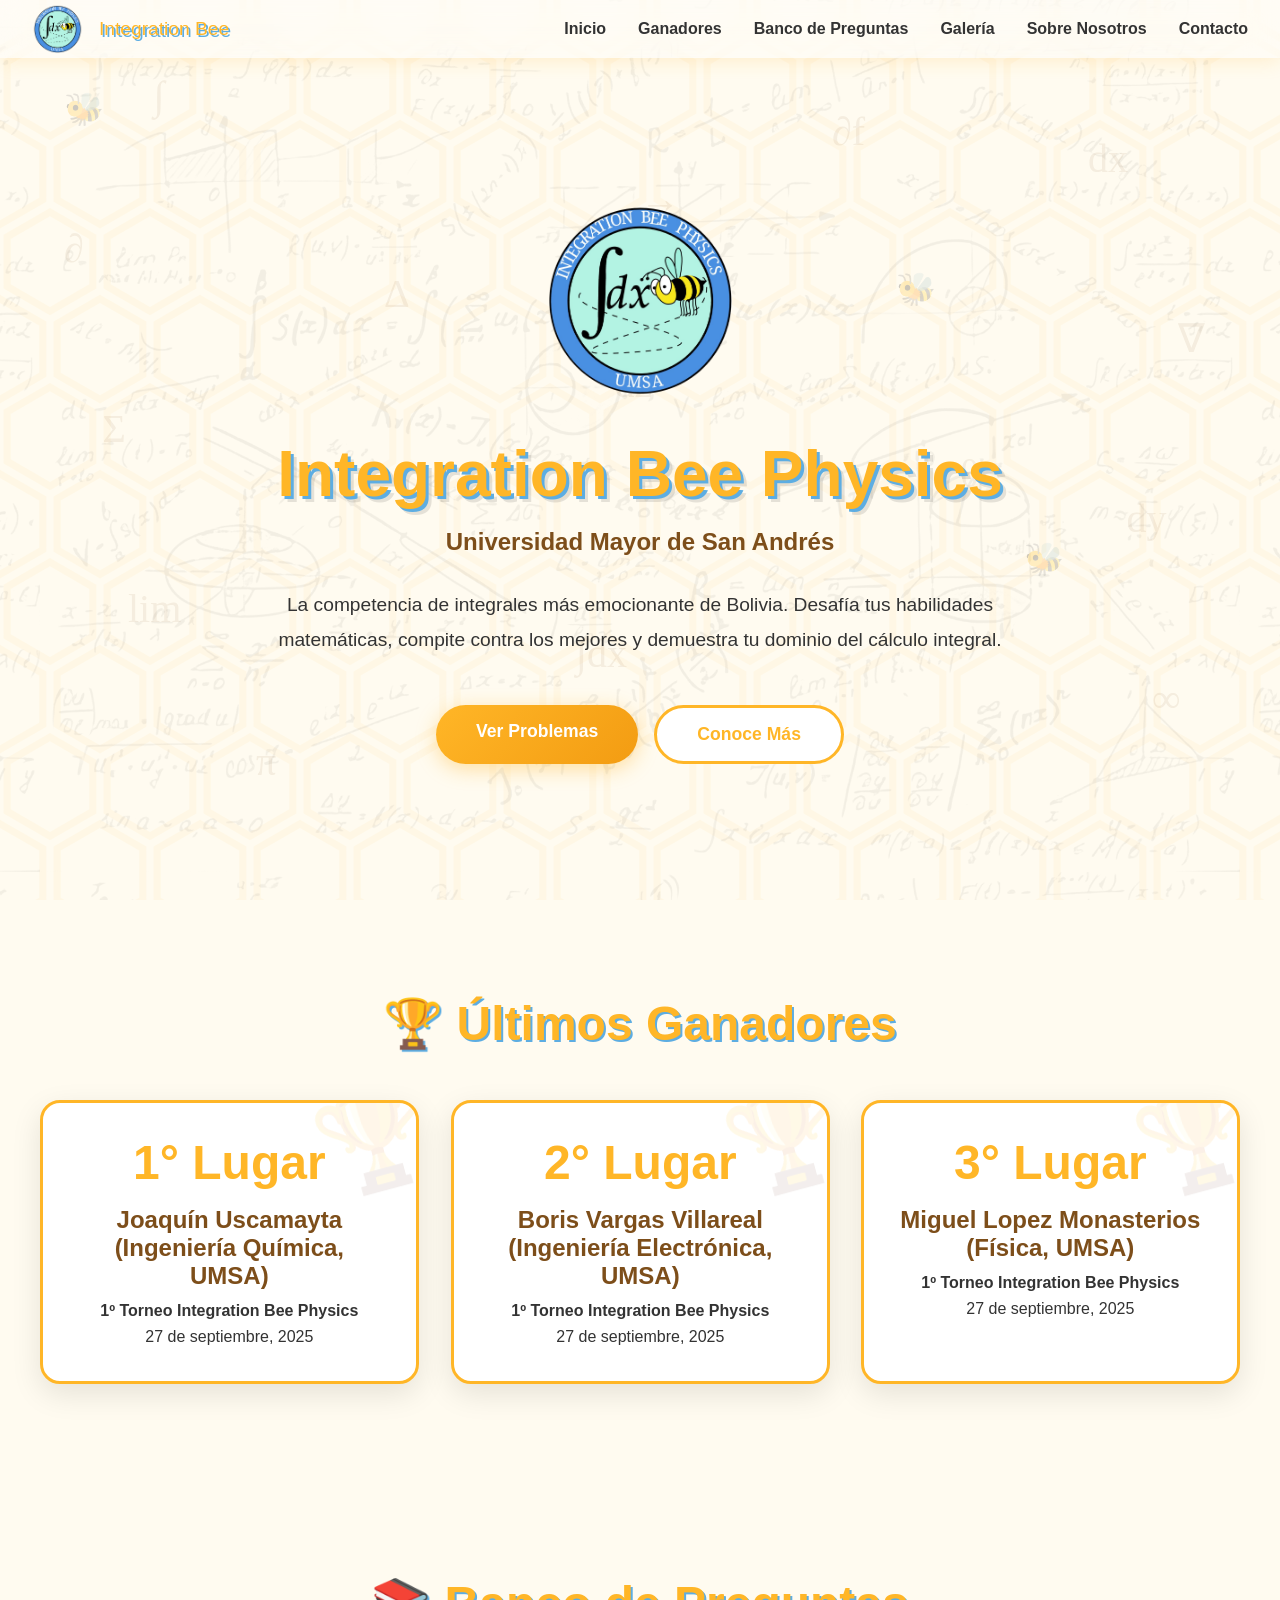
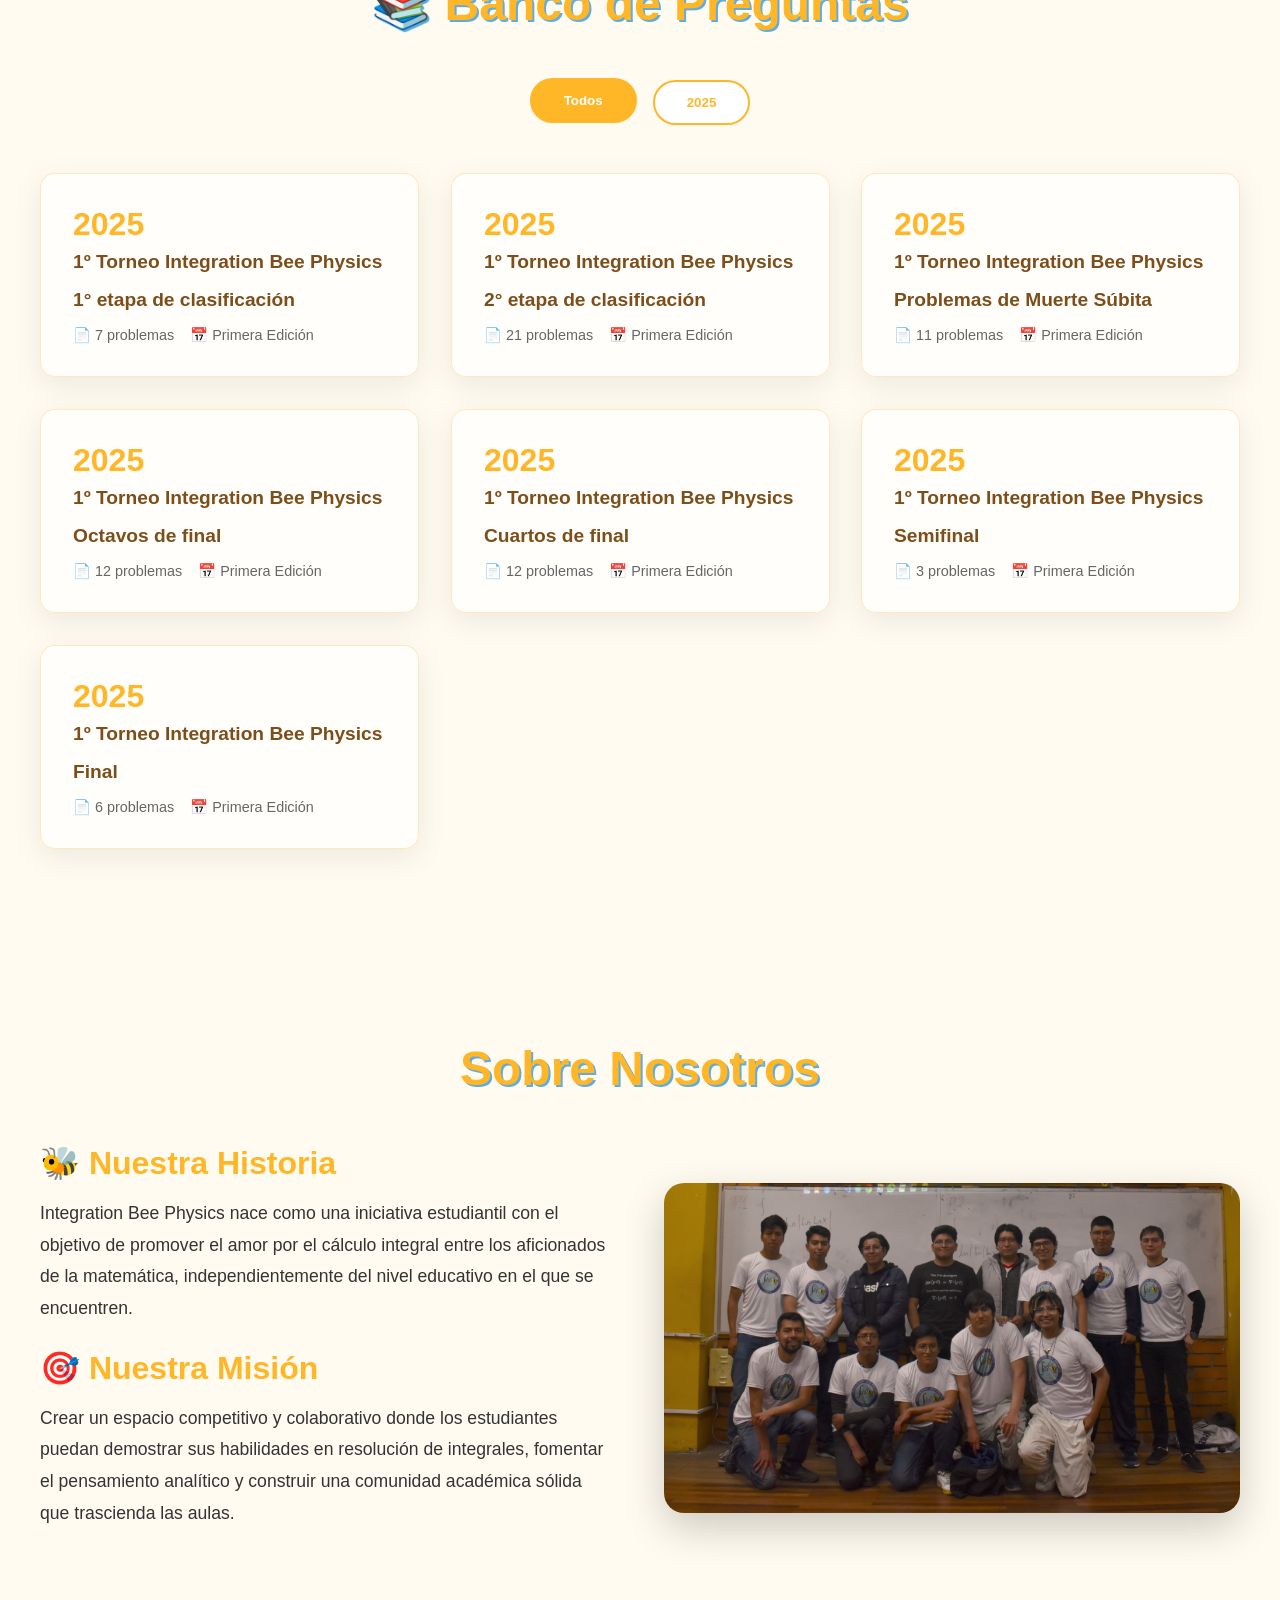
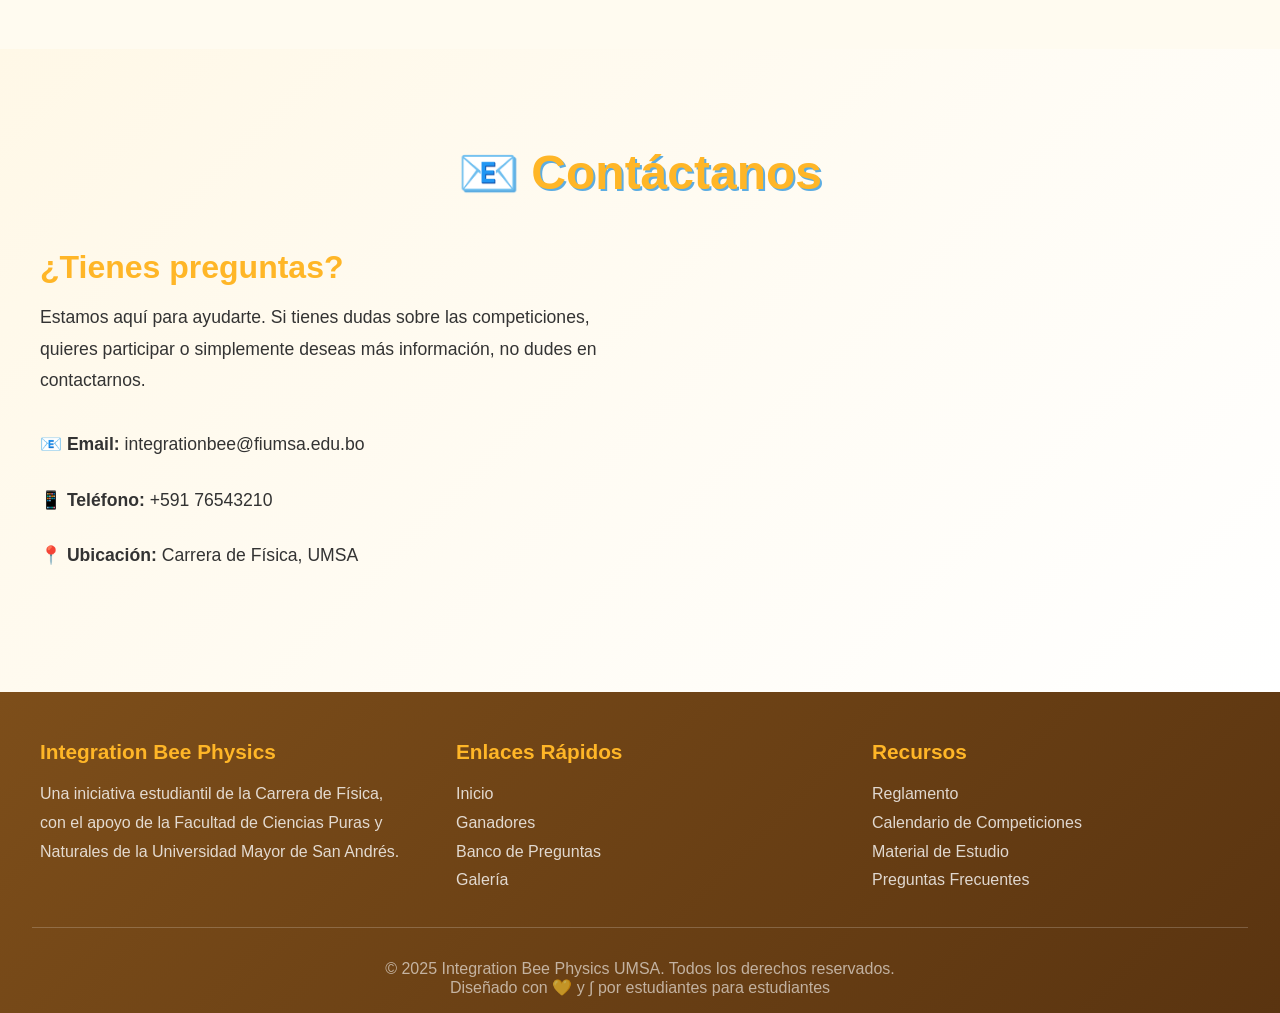
<file: index.html>
<!DOCTYPE html>
<html lang="es">
<head>
    <meta charset="UTF-8">
    <meta name="viewport" content="width=device-width, initial-scale=1.0">
    <title>Integration Bee Physics - UMSA</title>
    
    <!-- Estilos externos -->
    <link rel="stylesheet" href="css/styles.css">
</head>
<body>
    <!-- Fondos decorativos -->
    <div class="equations-bg"></div>
    <div class="honeycomb-bg"></div>
    
    <!-- Símbolos matemáticos flotantes -->
    <div class="math-symbol animated" style="top: 8%; left: 12%;">∫</div>
    <div class="math-symbol animated" style="top: 15%; left: 85%; animation-delay: -3s;">dx</div>
    <div class="math-symbol animated" style="top: 25%; left: 5%; animation-delay: -7s;">∂</div>
    <div class="math-symbol animated" style="top: 35%; left: 92%; animation-delay: -11s;">∇</div>
    <div class="math-symbol animated" style="top: 45%; left: 8%; animation-delay: -5s;">Σ</div>
    <div class="math-symbol animated" style="top: 55%; left: 88%; animation-delay: -13s;">dy</div>
    <div class="math-symbol animated" style="top: 65%; left: 10%; animation-delay: -9s;">lim</div>
    <div class="math-symbol animated" style="top: 75%; left: 90%; animation-delay: -2s;">∞</div>
    <div class="math-symbol animated" style="top: 20%; left: 50%; animation-delay: -6s;">→</div>
    <div class="math-symbol animated" style="top: 70%; left: 45%; animation-delay: -14s;">∫dx</div>
    <div class="math-symbol" style="top: 12%; left: 65%;">∂f</div>
    <div class="math-symbol" style="top: 40%; left: 48%;">dz</div>
    <div class="math-symbol" style="top: 82%; left: 20%;">π</div>
    <div class="math-symbol" style="top: 50%; left: 75%;">θ</div>
    <div class="math-symbol" style="top: 30%; left: 30%;">Δ</div>
    
    <!-- Abejas flotantes -->
    <div class="bee-float" style="top: 10%; left: 5%;">🐝</div>
    <div class="bee-float" style="top: 60%; left: 80%; animation-delay: -5s;">🐝</div>
    <div class="bee-float" style="top: 30%; left: 70%; animation-delay: -10s;">🐝</div>

    <!-- Navegación -->
    <nav id="navbar">
        <div class="nav-container">
            <div class="logo-nav">
                <img src="assets/images/logo.png" alt="Logo Integration Bee">
                <span class="logo-text">Integration Bee</span>
            </div>
            <div class="menu-toggle" onclick="toggleMenu()">
                <span></span>
                <span></span>
                <span></span>
            </div>
            <ul class="nav-links" id="navLinks">
                <li><a href="#inicio">Inicio</a></li>
                <li><a href="#ganadores">Ganadores</a></li>
                <li><a href="#preguntas">Banco de Preguntas</a></li>
                <li><a href="galeria.html">Galería</a></li>
                <li><a href="#sobre">Sobre Nosotros</a></li>
                <li><a href="#contacto">Contacto</a></li>
            </ul>
        </div>
    </nav>

    <!-- Hero Section -->
    <section class="hero" id="inicio">
        <div class="hero-content">
            <img src="assets/images/logo.png" alt="Logo Integration Bee" class="hero-logo">
            <h1>Integration Bee Physics</h1>
            <p class="subtitle">Universidad Mayor de San Andrés</p>
            <p class="hero-description">
                La competencia de integrales más emocionante de Bolivia. Desafía tus habilidades matemáticas, 
                compite contra los mejores y demuestra tu dominio del cálculo integral.
            </p>
            <div class="cta-buttons">
                <a href="#preguntas" class="btn btn-primary">Ver Problemas</a>
                <a href="#sobre" class="btn btn-secondary">Conoce Más</a>
            </div>
        </div>
    </section>

    <!-- Últimos Ganadores -->
    <section class="winners-section" id="ganadores">
        <h2 class="section-title">🏆 Últimos Ganadores</h2>
        <div class="winners-grid" id="winnersContainer">
            <!-- Los ganadores se cargarán desde config.js -->
        </div>
    </section>

    <!-- Banco de Preguntas -->
    <section id="preguntas" style="background: transparent;">
        <div class="container">
            <h2 class="section-title">📚 Banco de Preguntas</h2>
            <div class="questions-filters" id="questionFilters">
                <button class="filter-btn active" data-year="all">Todos</button>
                <!-- Los filtros se generarán dinámicamente -->
            </div>
            <div class="questions-grid" id="questionsContainer">
                <!-- Las preguntas se cargarán desde config.js -->
            </div>
        </div>
    </section>

    <!-- Visor de PDF -->
    <div class="pdf-viewer-modal" id="pdfViewer">
        <div class="pdf-viewer-header">
            <h2 id="pdfTitle">Visualizando PDF</h2>
            <button class="close-viewer" onclick="closePdfViewer()">✕ Cerrar</button>
        </div>
        <div class="pdf-viewer-content">
            <iframe id="pdfFrame" src=""></iframe>
        </div>
    </div>

    <!-- Sobre Nosotros -->
    <section id="sobre">
        <div class="container">
            <h2 class="section-title">Sobre Nosotros</h2>
            <div class="about-content">
                <div class="about-text fade-in">
                    <h3>🐝 Nuestra Historia</h3>
                    <p>
                        Integration Bee Physics nace como una iniciativa estudiantil con el objetivo 
                        de promover el amor por el cálculo integral entre los aficionados de la matemática, 
                        independientemente del nivel educativo en el que se encuentren.
                    </p>
                    <h3>🎯 Nuestra Misión</h3>
                    <p>
                        Crear un espacio competitivo y colaborativo donde los estudiantes puedan demostrar sus 
                        habilidades en resolución de integrales, fomentar el pensamiento analítico y construir 
                        una comunidad académica sólida que trascienda las aulas.
                    </p>
                </div>
                <div class="about-image fade-in">
                    <img src="assets/images/miembros.jpg" alt="Estudiantes compitiendo">
                </div>
            </div>
        </div>
    </section>

    <!-- Contacto -->
    <section id="contacto" style="background: linear-gradient(135deg, var(--color-light) 0%, white 100%);">
        <div class="container">
            <h2 class="section-title">📧 Contáctanos</h2>
            <div class="about-content">
                <div class="about-text fade-in">
                    <h3>¿Tienes preguntas?</h3>
                    <p>
                        Estamos aquí para ayudarte. Si tienes dudas sobre las competiciones, 
                        quieres participar o simplemente deseas más información, no dudes en contactarnos.
                    </p>
                    <div style="margin-top: 2rem;">
                        <p><strong>📧 Email:</strong> integrationbee@fiumsa.edu.bo</p>
                        <p><strong>📱 Teléfono:</strong> +591 76543210</p>
                        <p><strong>📍 Ubicación:</strong> Carrera de Física, UMSA</p>
                    </div>
                </div>
                <div class="about-text fade-in">
                    <h3>Síguenos en redes sociales</h3>
                    <p>
                        Mantente al día con todas nuestras actividades y próximas
                        competiciones siguiéndonos en nuestras redes sociales.
                    </p>
                    <div class="social-links" style="justify-content: flex-start;">
                        <a href="#" title="Facebook">📘</a>
                        <a href="#" title="Instagram">📷</a>
                        <a href="#" title="YouTube">📹</a>
                        <a href="#" title="TikTok">🎵</a>
                    </div>
                </div>
            </div>
        </div>
    </section>

    <!-- Footer -->
    <footer>
        <div class="footer-content">
            <div class="footer-section">
                <h3>Integration Bee Physics</h3>
                <p>
                    Una iniciativa estudiantil de la Carrera de Física, con el apoyo de la
                    Facultad de Ciencias Puras y Naturales de la Universidad Mayor de San Andrés.
                </p>
            </div>
            <div class="footer-section">
                <h3>Enlaces Rápidos</h3>
                <a href="#inicio">Inicio</a>
                <a href="#ganadores">Ganadores</a>
                <a href="#preguntas">Banco de Preguntas</a>
                <a href="galeria.html">Galería</a>
            </div>
            <div class="footer-section">
                <h3>Recursos</h3>
                <a href="#">Reglamento</a>
                <a href="#">Calendario de Competiciones</a>
                <a href="#">Material de Estudio</a>
                <a href="#">Preguntas Frecuentes</a>
            </div>
        </div>
        <div class="footer-bottom">
            <p>&copy; 2025 Integration Bee Physics UMSA. Todos los derechos reservados.</p>
            <p>Diseñado con 💛 y ∫ por estudiantes para estudiantes</p>
        </div>
    </footer>

    <!-- Scripts externos -->
    <script src="js/config.js"></script>
    <script src="js/main.js"></script>

    <script>
        // ============================================
        // CONFIGURACIÓN DE DATOS (Editable en JSON)
        // ============================================
        
        const websiteData = {
            winners: [
                {
                    position: "1er Lugar",
                    name: "Eiko Mujica (Física, UMSA)",
                    edition: "1º Torneo Integration Bee Physics",
                    date: "27 de septiembre, 2025"
                },
				{
                    position: "2do Lugar",
                    name: "José Quispe (Física, UMSA)",
                    edition: "1º Torneo Integration Bee Physics",
                    date: "27 de septiembre, 2025"
                },
				{
                    position: "3er Lugar",
                    name: "Jerry Carvajal (Física, UMSA)",
                    edition: "1º Torneo Integration Bee Physics",
                    date: "27 de septiembre, 2025"
                }
                // Agregar más ganadores aquí
            ],
            
            questionBanks: [
                {
                    year: 2025,
                    title: "1º Torneo Integration Bee Physics",
					type: "Problemas de 5 minutos",
                    edition: "Primera Edición",
                    problems: 50,
                    pdfUrl: "#" // Reemplazar con la URL real del PDF
                },
				{
                    year: 2025,
                    title: "1º Torneo Integration Bee Physics",
					type: "Problemas de 3 minutos",
                    edition: "Primera Edición",
                    problems: 30,
                    pdfUrl: "#" // Reemplazar con la URL real del PDF
                },
				{
                    year: 2025,
                    title: "1º Torneo Integration Bee Physics",
					type: "Problemas de muerte súbita",
                    edition: "Primera Edición",
                    problems: 20,
                    pdfUrl: "#" // Reemplazar con la URL real del PDF
                }
                // Agregar más bancos de preguntas aquí
            ],
            
            gallery: {
                photos: [
                    {
                        url: "https://images.unsplash.com/photo-1427504494785-3a9ca7044f45?w=500",
                        caption: "Competencia 2025"
                    },
                    {
                        url: "https://images.unsplash.com/photo-1503676260728-1c00da094a0b?w=500",
                        caption: "Participantes"
                    },
                    {
                        url: "https://images.unsplash.com/photo-1522202176988-66273c2fd55f?w=500",
                        caption: "Equipo organizador"
                    }
                ],
                videos: [
                    {
                        youtubeId: "dQw4w9WgXcQ",
                        thumbnail: "https://img.youtube.com/vi/dQw4w9WgXcQ/maxresdefault.jpg",
                        title: "Resumen 1º Torneo"
                    }
                ]
            }
        };

        // ============================================
        // FUNCIONES DE NAVEGACIÓN
        // ============================================
        
        let lastScroll = 0;
        const navbar = document.getElementById('navbar');

        window.addEventListener('scroll', () => {
            const currentScroll = window.pageYOffset;
            
            // Ocultar/mostrar navbar al hacer scroll
            if (currentScroll > lastScroll && currentScroll > 100) {
                navbar.classList.add('hidden');
            } else {
                navbar.classList.remove('hidden');
            }
            lastScroll = currentScroll;

            // Animación de elementos al hacer scroll
            const fadeElements = document.querySelectorAll('.fade-in');
            fadeElements.forEach(element => {
                const elementTop = element.getBoundingClientRect().top;
                const windowHeight = window.innerHeight;
                
                if (elementTop < windowHeight - 100) {
                    element.classList.add('visible');
                }
            });
        });

        function toggleMenu() {
            const navLinks = document.getElementById('navLinks');
            navLinks.classList.toggle('active');
        }

        // Smooth scroll para los enlaces
        document.querySelectorAll('a[href^="#"]').forEach(anchor => {
            anchor.addEventListener('click', function (e) {
                e.preventDefault();
                const target = document.querySelector(this.getAttribute('href'));
                if (target) {
                    target.scrollIntoView({
                        behavior: 'smooth',
                        block: 'start'
                    });
                    // Cerrar menú móvil si está abierto
                    document.getElementById('navLinks').classList.remove('active');
                }
            });
        });

        // ============================================
        // CARGAR GANADORES
        // ============================================
        
        function loadWinners() {
            const container = document.getElementById('winnersContainer');
            container.innerHTML = '';
            
            websiteData.winners.forEach(winner => {
                const card = document.createElement('div');
                card.className = 'winner-card fade-in';
                card.innerHTML = `
                    <div class="winner-position">${winner.position}</div>
                    <div class="winner-name">${winner.name}</div>
                    <div class="winner-details">
                        <p><strong>${winner.edition}</strong></p>
                        <p>${winner.date}</p>
                    </div>
                `;
                container.appendChild(card);
            });
        }

		// ============================================
		// BANCO DE PREGUNTAS (versión mejorada)
		// ============================================

		function loadQuestionBanks() {
			const container = document.getElementById('questionsContainer');
			const filtersContainer = document.getElementById('questionFilters');
			
			// Generar filtros de años
			const years = [...new Set(websiteData.questionBanks.map(q => q.year))];
			years.forEach(year => {
				const btn = document.createElement('button');
				btn.className = 'filter-btn';
				btn.textContent = year;
				btn.setAttribute('data-year', year);
				filtersContainer.appendChild(btn);
			});

			// Delegación de eventos para todos los botones (incluido "Todos")
			filtersContainer.addEventListener('click', e => {
				const btn = e.target.closest('.filter-btn');
				if (!btn) return; // Ignora clics fuera de los botones
				const year = btn.getAttribute('data-year');
				filterQuestions(year);
			});

			// Cargar todas las preguntas al inicio
			displayQuestions(websiteData.questionBanks);
		}

		function displayQuestions(questions) {
			const container = document.getElementById('questionsContainer');
			container.innerHTML = '';
			
			// Crear tarjetas de preguntas
			questions.forEach(question => {
				const card = document.createElement('div');
				card.className = 'question-card fade-in';
				card.onclick = () => openPdfViewer(question.pdfUrl, question.title);
				card.innerHTML = `
					<div class="question-year">${question.year}</div>
					<div class="question-title">${question.title}</div>
					<div class="question-title">${question.type}</div>
					<div class="question-meta">
						<span>📝 ${question.problems} problemas</span>
						<span>📅 ${question.edition}</span>
					</div>
				`;
				container.appendChild(card);
			});

			// 🌟 Activar la animación con un pequeño retardo
			setTimeout(() => {
				container.querySelectorAll('.fade-in').forEach(el => {
					el.classList.add('visible');
				});
			}, 50);
		}


		function filterQuestions(year) {
			// Actualizar botones activos
			document.querySelectorAll('.filter-btn').forEach(btn => {
				const btnYear = btn.getAttribute('data-year');
				btn.classList.toggle('active', btnYear == year);
				if (year === 'all' && btnYear === 'all') {
					btn.classList.add('active');
				}
			});
			
			// Filtrar preguntas
			if (year === 'all') {
				displayQuestions(websiteData.questionBanks);
			} else {
				const filtered = websiteData.questionBanks.filter(q => String(q.year) === String(year));
				displayQuestions(filtered);
			}
		}


        // ============================================
        // VISOR DE PDF
        // ============================================
        
        function openPdfViewer(pdfUrl, title) {
            const viewer = document.getElementById('pdfViewer');
            const frame = document.getElementById('pdfFrame');
            const titleElement = document.getElementById('pdfTitle');
            
            if (pdfUrl === '#') {
                alert('PDF no disponible aún. Por favor, actualiza la URL en el archivo de configuración.');
                return;
            }
            
            titleElement.textContent = title;
            // Usar Google Drive Viewer para PDFs
            frame.src = `https://docs.google.com/viewer?url=${encodeURIComponent(pdfUrl)}&embedded=true`;
            viewer.classList.add('active');
            document.body.style.overflow = 'hidden';
        }

        function closePdfViewer() {
            const viewer = document.getElementById('pdfViewer');
            const frame = document.getElementById('pdfFrame');
            
            viewer.classList.remove('active');
            frame.src = '';
            document.body.style.overflow = 'auto';
        }

        // Cerrar con tecla ESC
        document.addEventListener('keydown', (e) => {
            if (e.key === 'Escape') {
                closePdfViewer();
            }
        });

        // ============================================
        // GALERÍA
        // ============================================
        
        let currentGalleryType = 'photos';

        function loadGallery() {
            displayGalleryItems(websiteData.gallery[currentGalleryType], currentGalleryType);
        }

        function displayGalleryItems(items, type) {
			const container = document.getElementById('galleryContainer');
			container.innerHTML = '';

			items.forEach(item => {
				const galleryItem = document.createElement('div');
				galleryItem.className = 'gallery-item fade-in';
				
				if (type === 'photos') {
					galleryItem.innerHTML = `
						<img src="${item.url}" alt="${item.caption}">
					`;
					galleryItem.onclick = () => {
						window.open(item.url, '_blank');
					};
				} else if (type === 'videos') {
					galleryItem.className += ' video-thumb';
					galleryItem.innerHTML = `
						<img src="${item.thumbnail}" alt="${item.title}">
					`;
					galleryItem.onclick = () => {
						window.open(`https://www.youtube.com/watch?v=${item.youtubeId}`, '_blank');
					};
				}
				
				container.appendChild(galleryItem);
			});

			// 🌟 Activar la animación de aparición con un pequeño retardo
			setTimeout(() => {
				container.querySelectorAll('.fade-in').forEach((el, i) => {
					el.style.transitionDelay = `${i * 100}ms`; // animación escalonada
					el.classList.add('visible');
				});
			}, 50);
		}

		function filterGallery(type) {
			currentGalleryType = type;
			
			// Actualizar pestañas activas
			document.querySelectorAll('.tab-btn').forEach(btn => {
				btn.classList.remove('active');
			});
			event.target.classList.add('active');
			
			// Mostrar los elementos correspondientes
			displayGalleryItems(websiteData.gallery[type], type);
		}


        // ============================================
        // INICIALIZACIÓN
        // ============================================
        
        document.addEventListener('DOMContentLoaded', () => {
            loadWinners();
            loadQuestionBanks();
            loadGallery();
            
            // Trigger inicial para animaciones
            window.dispatchEvent(new Event('scroll'));
        });
    </script>

</body>
</html>
</file>
<file: css/styles.css>
/* ============================================
   INTEGRATION BEE PHYSICS - STYLES.CSS
   Hoja de estilos compartida para todas las páginas
   ============================================ */

/* === VARIABLES DE DISEÑO === */
:root {
    /* Tipografías */
    --font-primary: 'Poppins', 'Segoe UI', sans-serif;
    --font-secondary: 'Montserrat', 'Arial', sans-serif;
    --font-display: 'Fredoka One', 'Arial Black', sans-serif;
    
    /* Colores principales */
    --color-primary: #FFB627;
    --color-secondary: #5DADE2;
    --color-accent: #F39C12;
    --color-dark: #7D4E1A;
    --color-light: #FFF8E7;
    --color-white: #FFFFFF;
    --color-text: #333333;
    --color-bg: #FFFBF0;
}

/* Importar fuentes de Google */
@import url('https://fonts.googleapis.com/css2?family=Poppins:wght@300;400;600;700&family=Montserrat:wght@400;600;700&family=Fredoka+One&display=swap');

/* === RESET Y BASE === */
* {
    margin: 0;
    padding: 0;
    box-sizing: border-box;
}

body {
    font-family: var(--font-primary);
    background-color: var(--color-bg);
    color: var(--color-text);
    overflow-x: hidden;
}

/* === ELEMENTOS DECORATIVOS DE FONDO === */

/* Capa 1: Ecuaciones matemáticas */
.equations-bg {
    position: fixed;
    top: 0;
    left: 0;
    width: 100%;
    height: 100%;
    background-image: url('../assets/images/equations-background.png');
    background-size: 1200px auto;
    background-position: center;
    background-repeat: repeat;
    opacity: 0.05;
    pointer-events: none;
    z-index: 1;
    filter: brightness(1.15);
}

/* Capa 2: Patrón de hexágonos (panal) */
.honeycomb-bg {
    position: fixed;
    top: 0;
    left: 0;
    width: 100%;
    height: 100%;
    pointer-events: none;
    z-index: 0;
    background-color: transparent;
    background-image: url("data:image/svg+xml,%3Csvg xmlns='http://www.w3.org/2000/svg' width='28' height='49' viewBox='0 0 28 49'%3E%3Cg fill-rule='evenodd'%3E%3Cg id='hexagons' fill='%23ffb627' fill-opacity='1' fill-rule='nonzero'%3E%3Cpath d='M13.99 9.25l13 7.5v15l-13 7.5L1 31.75v-15l12.99-7.5zM3 17.9v12.7l10.99 6.34 11-6.35V17.9l-11-6.34L3 17.9zM0 15l12.98-7.5V0h-2v6.35L0 12.69v2.3zm0 18.5L12.98 41v8h-2v-6.85L0 35.81v-2.3zM15 0v7.5L27.99 15H28v-2.31h-.01L17 6.35V0h-2zm0 49v-8l12.99-7.5H28v2.31h-.01L17 42.15V49h-2z'/%3E%3C/g%3E%3C/g%3E%3C/svg%3E");
    background-repeat: repeat;
    background-size: 100px;
    opacity: 0.05;
}

/* Capa 3: Símbolos matemáticos flotantes */
.math-symbol {
    position: fixed;
    font-size: 2.5rem;
    font-family: 'Times New Roman', serif;
    color: var(--color-dark);
    pointer-events: none;
    z-index: 1;
    opacity: 0.08;
    font-weight: 300;
}

.math-symbol.animated {
    animation: floatMath 20s infinite ease-in-out;
}

@keyframes floatMath {
    0%, 100% { transform: translate(0, 0) rotate(0deg); }
    25% { transform: translate(30px, -20px) rotate(5deg); }
    50% { transform: translate(60px, 0) rotate(-3deg); }
    75% { transform: translate(30px, 20px) rotate(3deg); }
}

/* Abejas flotantes decorativas */
.bee-float {
    position: fixed;
    font-size: 2rem;
    animation: float 15s infinite ease-in-out;
    pointer-events: none;
    z-index: 1;
    opacity: 0.2;
}

@keyframes float {
    0%, 100% { transform: translate(0, 0) rotate(0deg); }
    25% { transform: translate(100px, -50px) rotate(10deg); }
    50% { transform: translate(200px, 0) rotate(-5deg); }
    75% { transform: translate(100px, 50px) rotate(5deg); }
}

/* === NAVEGACIÓN === */
nav {
    position: fixed;
    top: 0;
    width: 100%;
    background: rgba(255, 255, 255, 0.4);
    backdrop-filter: blur(15px);
    padding: 0.25rem 2rem;
    box-shadow: 0 2px 20px rgba(255, 182, 39, 0.2);
    z-index: 1000;
    transition: transform 0.3s ease;
}

nav.hidden {
    transform: translateY(-100%);
}

.nav-container {
    max-width: 1400px;
    margin: 0 auto;
    display: flex;
    justify-content: space-between;
    align-items: center;
}

.logo-nav {
    display: flex;
    align-items: center;
    gap: 1rem;
}

.logo-nav img {
    height: 50px;
    transition: transform 0.3s ease;
}

.logo-nav img:hover {
    transform: scale(1.1) rotate(5deg);
}

.logo-text {
    font-family: var(--font-display);
    font-size: 1.2rem;
    color: var(--color-primary);
    text-shadow: 2px 2px 0 var(--color-secondary);
}

.nav-links {
    display: flex;
    gap: 2rem;
    list-style: none;
}

.nav-links a {
    color: var(--color-text);
    text-decoration: none;
    font-weight: 600;
    position: relative;
    transition: color 0.3s ease;
}

.nav-links a::after {
    content: '';
    position: absolute;
    bottom: -5px;
    left: 0;
    width: 0;
    height: 3px;
    background: var(--color-primary);
    transition: width 0.3s ease;
}

.nav-links a:hover {
    color: var(--color-primary);
}

.nav-links a:hover::after {
    width: 100%;
}

.nav-links a.active {
    color: var(--color-primary);
}

.nav-links a.active::after {
    width: 100%;
}

.menu-toggle {
    display: none;
    flex-direction: column;
    gap: 5px;
    cursor: pointer;
}

.menu-toggle span {
    width: 25px;
    height: 3px;
    background: var(--color-primary);
    transition: all 0.3s ease;
}

/* === SECCIONES GENERALES === */
section {
    padding: 6rem 2rem;
    position: relative;
    z-index: 2;
}

.container {
    max-width: 1200px;
    margin: 0 auto;
}

.section-title {
    text-align: center;
    font-family: var(--font-display);
    font-size: 3rem;
    color: var(--color-primary);
    margin-bottom: 3rem;
    text-shadow: 2px 2px 0 var(--color-secondary);
}

/* === BOTONES === */
.btn {
    padding: 1rem 2.5rem;
    border: none;
    border-radius: 50px;
    font-size: 1.1rem;
    font-weight: 600;
    cursor: pointer;
    transition: all 0.3s ease;
    text-decoration: none;
    display: inline-block;
    font-family: var(--font-primary);
}

.btn-primary {
    background: linear-gradient(135deg, var(--color-primary), var(--color-accent));
    color: white;
    box-shadow: 0 5px 20px rgba(255, 182, 39, 0.4);
}

.btn-primary:hover {
    transform: translateY(-3px);
    box-shadow: 0 8px 30px rgba(255, 182, 39, 0.6);
}

.btn-secondary {
    background: white;
    color: var(--color-primary);
    border: 3px solid var(--color-primary);
}

.btn-secondary:hover {
    background: var(--color-primary);
    color: white;
    transform: translateY(-3px);
}

/* === HERO SECTION === */
.hero {
    min-height: 100vh;
    display: flex;
    align-items: center;
    justify-content: center;
    position: relative;
    padding: 6rem 2rem 2rem;
    overflow: hidden;
}

.hero-content {
    max-width: 1200px;
    text-align: center;
    z-index: 2;
    animation: fadeInUp 1s ease;
}

.hero-logo {
    width: 200px;
    height: 200px;
    margin: 0 auto 2rem;
    animation: bounceIn 1.5s ease;
}

.hero h1 {
    font-family: var(--font-display);
    font-size: 4rem;
    color: var(--color-primary);
    text-shadow: 3px 3px 0 var(--color-secondary),
                 6px 6px 0 rgba(0,0,0,0.1);
    margin-bottom: 1rem;
    line-height: 1.2;
}

.hero .subtitle {
    font-size: 1.5rem;
    color: var(--color-dark);
    margin-bottom: 2rem;
    font-weight: 600;
}

.hero-description {
    font-size: 1.2rem;
    max-width: 800px;
    margin: 0 auto 3rem;
    line-height: 1.8;
}

.cta-buttons {
    display: flex;
    gap: 1rem;
    justify-content: center;
    flex-wrap: wrap;
}

/* === TARJETAS DE GANADORES === */
.winners-section {
    padding: 6rem 2rem;
    background: transparent;
    position: relative;
}

.winners-grid {
    max-width: 1200px;
    margin: 0 auto;
    display: grid;
    grid-template-columns: repeat(auto-fit, minmax(300px, 1fr));
    gap: 2rem;
}

.winner-card {
    background: white;
    border-radius: 20px;
    padding: 2rem;
    box-shadow: 0 10px 30px rgba(0,0,0,0.1);
    transition: all 0.3s ease;
    border: 3px solid var(--color-primary);
    position: relative;
    overflow: hidden;
}

.winner-card::before {
    content: '🏆';
    position: absolute;
    top: -20px;
    right: -20px;
    font-size: 6rem;
    opacity: 0.1;
    transform: rotate(-15deg);
}

.winner-card:hover {
    transform: translateY(-10px) rotate(-1deg);
    box-shadow: 0 15px 40px rgba(255, 182, 39, 0.3);
}

.winner-position {
    font-size: 3rem;
    font-weight: bold;
    color: var(--color-primary);
    text-align: center;
    margin-bottom: 1rem;
}

.winner-name {
    font-size: 1.5rem;
    font-weight: 600;
    color: var(--color-dark);
    text-align: center;
    margin-bottom: 0.5rem;
}

.winner-details {
    text-align: center;
    color: var(--color-text);
    line-height: 1.6;
}

/* === BANCO DE PREGUNTAS === */
.questions-filters {
    display: flex;
    justify-content: center;
    gap: 1rem;
    margin-bottom: 3rem;
    flex-wrap: wrap;
}

.filter-btn {
    padding: 0.8rem 2rem;
    background: white;
    border: 2px solid var(--color-primary);
    border-radius: 30px;
    color: var(--color-primary);
    cursor: pointer;
    transition: all 0.3s ease;
    font-weight: 600;
    font-family: var(--font-primary);
}

.filter-btn:hover,
.filter-btn.active {
    background: var(--color-primary);
    color: white;
    transform: translateY(-2px);
}

.questions-grid {
    display: grid;
    grid-template-columns: repeat(auto-fill, minmax(280px, 1fr));
    gap: 2rem;
}

.question-card {
    background: rgba(255, 255, 255, 0.75);
    border-radius: 15px;
    padding: 2rem;
    border: 1px solid rgba(255, 182, 39, 0.3);
    box-shadow: 0 8px 30px rgba(0, 0, 0, 0.08);
    backdrop-filter: blur(6px);
    -webkit-backdrop-filter: blur(6px);
    transition: all 0.35s ease;
    cursor: pointer;
}

.question-card:hover {
    transform: translateY(-6px);
    border-color: var(--color-primary);
    box-shadow: 0 12px 40px rgba(255, 182, 39, 0.25);
    background: rgba(255, 255, 255, 0.85);
}

.question-year {
    font-size: 2rem;
    font-weight: bold;
    color: var(--color-primary);
    margin-bottom: 0.5rem;
}

.question-title {
    font-size: 1.2rem;
    font-weight: 600;
    margin-bottom: 1rem;
    color: var(--color-dark);
}

.question-meta {
    display: flex;
    gap: 1rem;
    font-size: 0.9rem;
    color: #666;
}

/* === VISOR DE PDF === */
.pdf-viewer-modal {
    display: none;
    position: fixed;
    top: 0;
    left: 0;
    width: 100%;
    height: 100%;
    background: rgba(0,0,0,0.9);
    z-index: 2000;
    padding: 2rem;
}

.pdf-viewer-modal.active {
    display: flex;
    flex-direction: column;
    align-items: center;
    justify-content: center;
}

.pdf-viewer-header {
    width: 100%;
    max-width: 1200px;
    display: flex;
    justify-content: space-between;
    align-items: center;
    margin-bottom: 1rem;
    color: white;
}

.close-viewer {
    background: var(--color-primary);
    color: white;
    border: none;
    padding: 0.8rem 2rem;
    border-radius: 30px;
    cursor: pointer;
    font-size: 1rem;
    font-weight: 600;
    transition: all 0.3s ease;
}

.close-viewer:hover {
    background: var(--color-accent);
    transform: scale(1.05);
}

.pdf-viewer-content {
    width: 100%;
    max-width: 1200px;
    height: 80vh;
    background: white;
    border-radius: 10px;
    overflow: hidden;
}

.pdf-viewer-content iframe {
    width: 100%;
    height: 100%;
    border: none;
}

/* === GALERÍA === */
.gallery-header {
    padding: 8rem 2rem 3rem;
    text-align: center;
    position: relative;
    z-index: 2;
}

.gallery-header h1 {
    font-family: var(--font-display);
    font-size: 3.5rem;
    color: var(--color-primary);
    text-shadow: 3px 3px 0 var(--color-secondary);
    margin-bottom: 1rem;
}

.gallery-header p {
    font-size: 1.2rem;
    color: var(--color-dark);
    max-width: 600px;
    margin: 0 auto;
}

.gallery-controls {
    padding: 2rem;
    position: relative;
    z-index: 2;
}

.controls-container {
    max-width: 1400px;
    margin: 0 auto;
    display: flex;
    justify-content: space-between;
    align-items: center;
    flex-wrap: wrap;
    gap: 1.5rem;
}

.gallery-tabs {
    display: flex;
    gap: 1rem;
}

.tab-btn {
    padding: 0.8rem 2rem;
    background: white;
    border: 2px solid var(--color-secondary);
    border-radius: 30px;
    color: var(--color-secondary);
    cursor: pointer;
    transition: all 0.3s ease;
    font-weight: 600;
    font-size: 1rem;
    font-family: var(--font-primary);
}

.tab-btn:hover,
.tab-btn.active {
    background: var(--color-secondary);
    color: white;
    transform: translateY(-2px);
}

.gallery-info {
    display: flex;
    align-items: center;
    gap: 1rem;
    background: white;
    padding: 0.8rem 1.5rem;
    border-radius: 30px;
    box-shadow: 0 2px 10px rgba(0,0,0,0.1);
}

.loading-indicator {
    display: none;
    align-items: center;
    gap: 0.5rem;
    color: var(--color-primary);
    font-weight: 600;
}

.loading-indicator.active {
    display: flex;
}

.spinner {
    width: 20px;
    height: 20px;
    border: 3px solid var(--color-light);
    border-top: 3px solid var(--color-primary);
    border-radius: 50%;
    animation: spin 1s linear infinite;
}

@keyframes spin {
    0% { transform: rotate(0deg); }
    100% { transform: rotate(360deg); }
}

.gallery-section {
    padding: 2rem;
    position: relative;
    z-index: 2;
    min-height: 60vh;
}

.gallery-grid {
    max-width: 1400px;
    margin: 0 auto;
    display: grid;
    grid-template-columns: repeat(auto-fill, minmax(300px, 1fr));
    gap: 1.5rem;
}

.gallery-item {
    position: relative;
    border-radius: 15px;
    overflow: hidden;
    box-shadow: 0 5px 20px rgba(0,0,0,0.1);
    cursor: pointer;
    transition: all 0.3s ease;
    aspect-ratio: 1;
    background: white;
}

.gallery-item:hover {
    transform: scale(1.05) rotate(1deg);
    box-shadow: 0 10px 30px rgba(255, 182, 39, 0.3);
}

.gallery-item img {
    width: 100%;
    height: 100%;
    object-fit: cover;
    display: block;
}

.gallery-item .caption {
    position: absolute;
    bottom: 0;
    left: 0;
    right: 0;
    background: linear-gradient(to top, rgba(0,0,0,0.8), transparent);
    color: white;
    padding: 1rem;
    transform: translateY(100%);
    transition: transform 0.3s ease;
    font-size: 0.9rem;
}

.gallery-item:hover .caption {
    transform: translateY(0);
}

.video-thumb::after {
    content: '▶';
    position: absolute;
    top: 50%;
    left: 50%;
    transform: translate(-50%, -50%);
    font-size: 3rem;
    color: white;
    background: rgba(255, 182, 39, 0.9);
    width: 70px;
    height: 70px;
    border-radius: 50%;
    display: flex;
    align-items: center;
    justify-content: center;
    padding-left: 5px;
}

.empty-state {
    grid-column: 1 / -1;
    text-align: center;
    padding: 4rem 2rem;
    color: #999;
}

.empty-state h3 {
    font-size: 1.5rem;
    margin-bottom: 0.5rem;
}

/* === LIGHTBOX === */
.lightbox {
    display: none;
    position: fixed;
    top: 0;
    left: 0;
    width: 100%;
    height: 100%;
    background: rgba(0,0,0,0.95);
    z-index: 3000;
    align-items: center;
    justify-content: center;
    padding: 2rem;
}

.lightbox.active {
    display: flex;
}

.lightbox-content {
    max-width: 90%;
    max-height: 90%;
    position: relative;
}

.lightbox-content img {
    max-width: 100%;
    max-height: 85vh;
    object-fit: contain;
    border-radius: 10px;
}

.lightbox-close {
    position: absolute;
    top: 1rem;
    right: 1rem;
    background: var(--color-primary);
    color: white;
    border: none;
    width: 50px;
    height: 50px;
    border-radius: 50%;
    font-size: 1.5rem;
    cursor: pointer;
    transition: all 0.3s ease;
    z-index: 3001;
}

.lightbox-close:hover {
    background: var(--color-accent);
    transform: rotate(90deg);
}

.lightbox-caption {
    text-align: center;
    color: white;
    margin-top: 1rem;
    font-size: 1.1rem;
}

/* === SOBRE NOSOTROS === */
.about-content {
    display: grid;
    grid-template-columns: 1fr 1fr;
    gap: 3rem;
    align-items: center;
}

.about-text h3 {
    font-size: 2rem;
    color: var(--color-primary);
    margin-bottom: 1rem;
}

.about-text p {
    line-height: 1.8;
    margin-bottom: 1.5rem;
    font-size: 1.1rem;
}

.about-image {
    position: relative;
    border-radius: 20px;
    overflow: hidden;
    box-shadow: 0 15px 40px rgba(0,0,0,0.2);
}

.about-image img {
    width: 100%;
    height: auto;
    display: block;
}

/* === FOOTER === */
footer {
    background: linear-gradient(135deg, var(--color-dark) 0%, #5a3410 100%);
    color: white;
    padding: 3rem 2rem 1rem;
    position: relative;
}

.footer-content {
    max-width: 1200px;
    margin: 0 auto;
    display: grid;
    grid-template-columns: repeat(auto-fit, minmax(250px, 1fr));
    gap: 3rem;
    margin-bottom: 2rem;
}

.footer-section h3 {
    color: var(--color-primary);
    margin-bottom: 1rem;
    font-size: 1.3rem;
}

.footer-section p,
.footer-section a {
    color: rgba(255,255,255,0.8);
    text-decoration: none;
    line-height: 1.8;
    display: block;
    transition: color 0.3s ease;
}

.footer-section a:hover {
    color: var(--color-primary);
}

.social-links {
    display: flex;
    gap: 1rem;
    margin-top: 1rem;
}

.social-links a {
    width: 40px;
    height: 40px;
    background: var(--color-primary);
    border-radius: 50%;
    display: flex;
    align-items: center;
    justify-content: center;
    font-size: 1.2rem;
    transition: all 0.3s ease;
}

.social-links a:hover {
    background: var(--color-secondary);
    transform: translateY(-3px);
}

.footer-bottom {
    text-align: center;
    padding-top: 2rem;
    border-top: 1px solid rgba(255,255,255,0.2);
    color: rgba(255,255,255,0.6);
}

/* === ANIMACIONES === */
@keyframes fadeInUp {
    from {
        opacity: 0;
        transform: translateY(30px);
    }
    to {
        opacity: 1;
        transform: translateY(0);
    }
}

@keyframes bounceIn {
    0% {
        opacity: 0;
        transform: scale(0.3);
    }
    50% {
        opacity: 1;
        transform: scale(1.05);
    }
    70% {
        transform: scale(0.9);
    }
    100% {
        transform: scale(1);
    }
}

.fade-in {
    opacity: 0;
    transform: translateY(20px) scale(0.98);
    transition: opacity 0.6s ease, transform 0.6s ease;
    will-change: opacity, transform;
}

.fade-in.visible {
    opacity: 1;
    transform: translateY(0) scale(1);
}

/* === UTILIDADES === */
.hidden {
    display: none !important;
}

/* === RESPONSIVE === */
@media (max-width: 768px) {
    .menu-toggle {
        display: flex;
    }

    .nav-links {
        position: absolute;
        top: 100%;
        left: 0;
        width: 100%;
        background: white;
        flex-direction: column;
        padding: 2rem;
        box-shadow: 0 5px 20px rgba(0,0,0,0.1);
        transform: translateX(-100%);
        transition: transform 0.3s ease;
    }

    .nav-links.active {
        transform: translateX(0);
    }

    .hero h1 {
        font-size: 2.5rem;
    }

    .hero .subtitle {
        font-size: 1.2rem;
    }

    .hero-description {
        font-size: 1rem;
    }

    .section-title {
        font-size: 2rem;
    }

    .about-content {
        grid-template-columns: 1fr;
    }

    .cta-buttons {
        flex-direction: column;
    }

    .btn {
        width: 100%;
    }

    .winners-grid {
        grid-template-columns: 1fr;
    }

    .gallery-header h1 {
        font-size: 2.5rem;
    }

    .controls-container {
        flex-direction: column;
        align-items: stretch;
    }

    .gallery-tabs {
        justify-content: center;
    }

    .gallery-info {
        justify-content: center;
    }

    .gallery-grid {
        grid-template-columns: repeat(auto-fill, minmax(250px, 1fr));
        gap: 1rem;
    }
}
</file>
